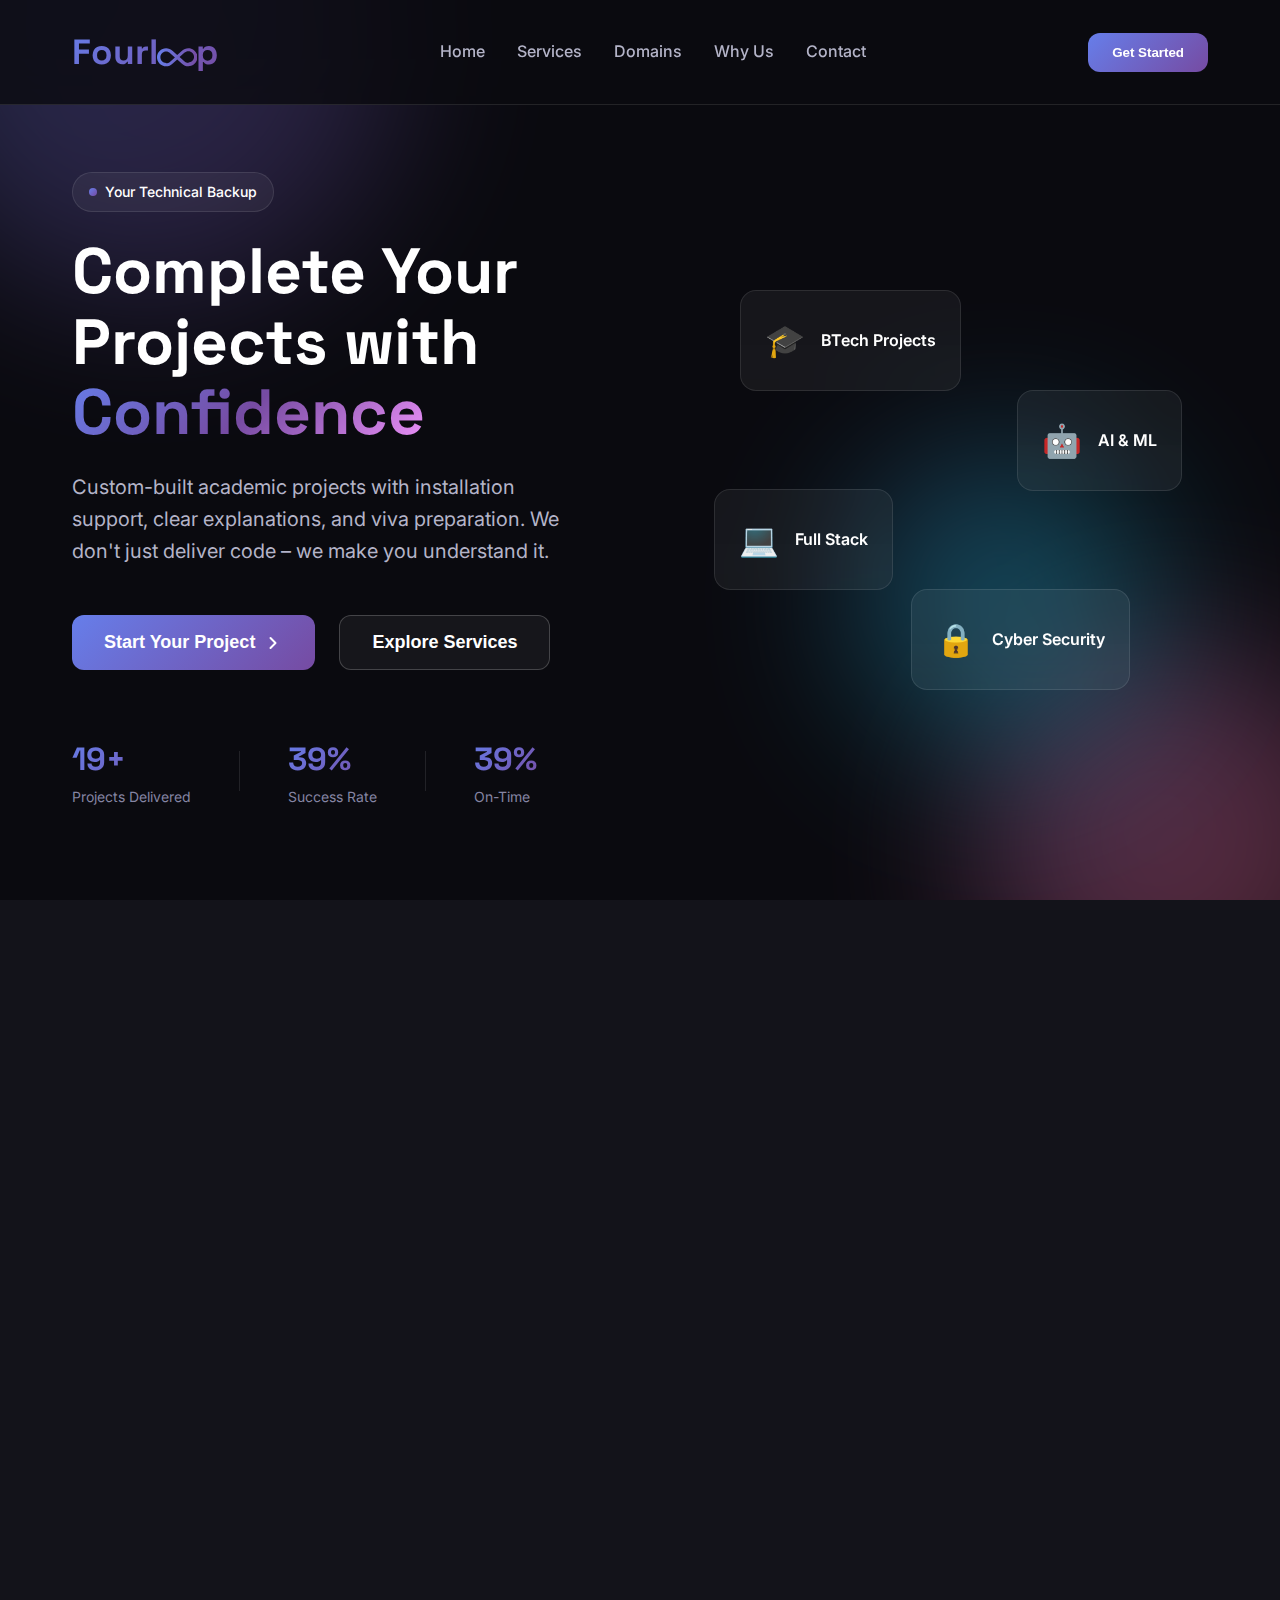
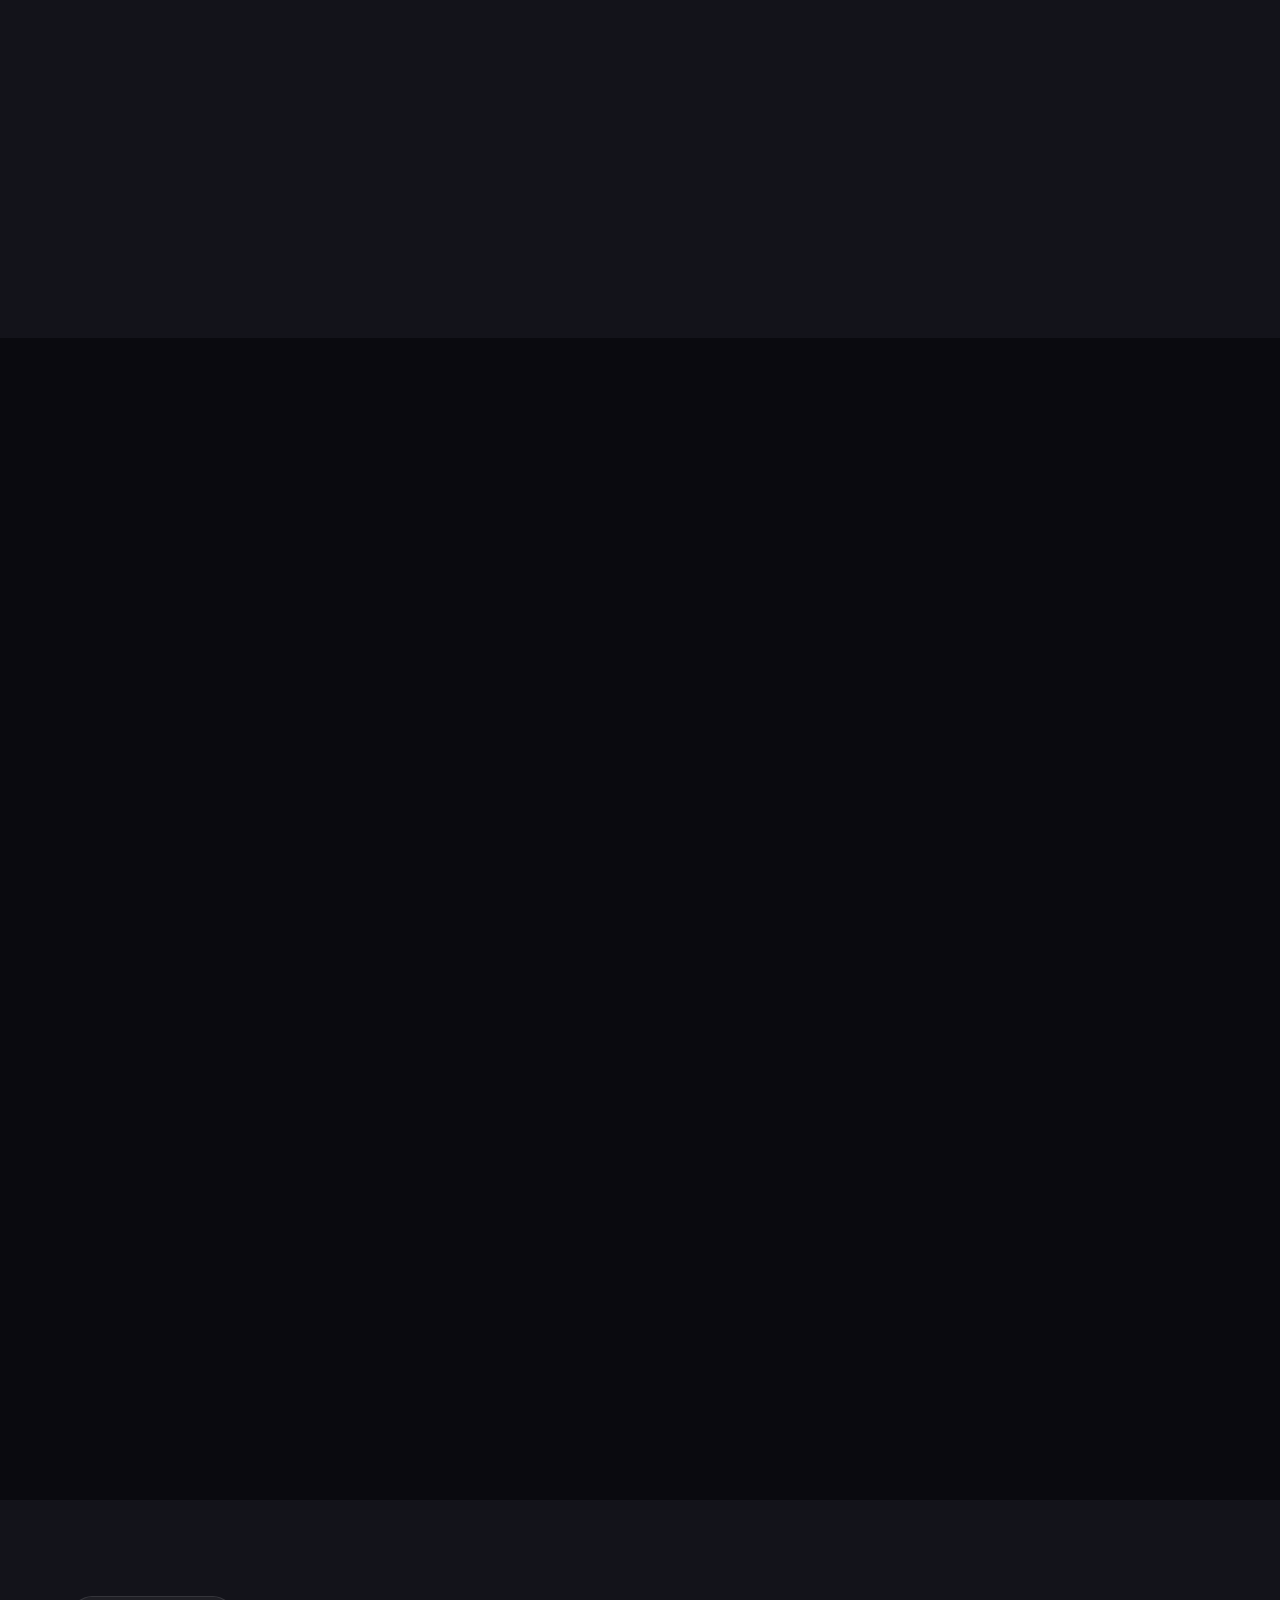
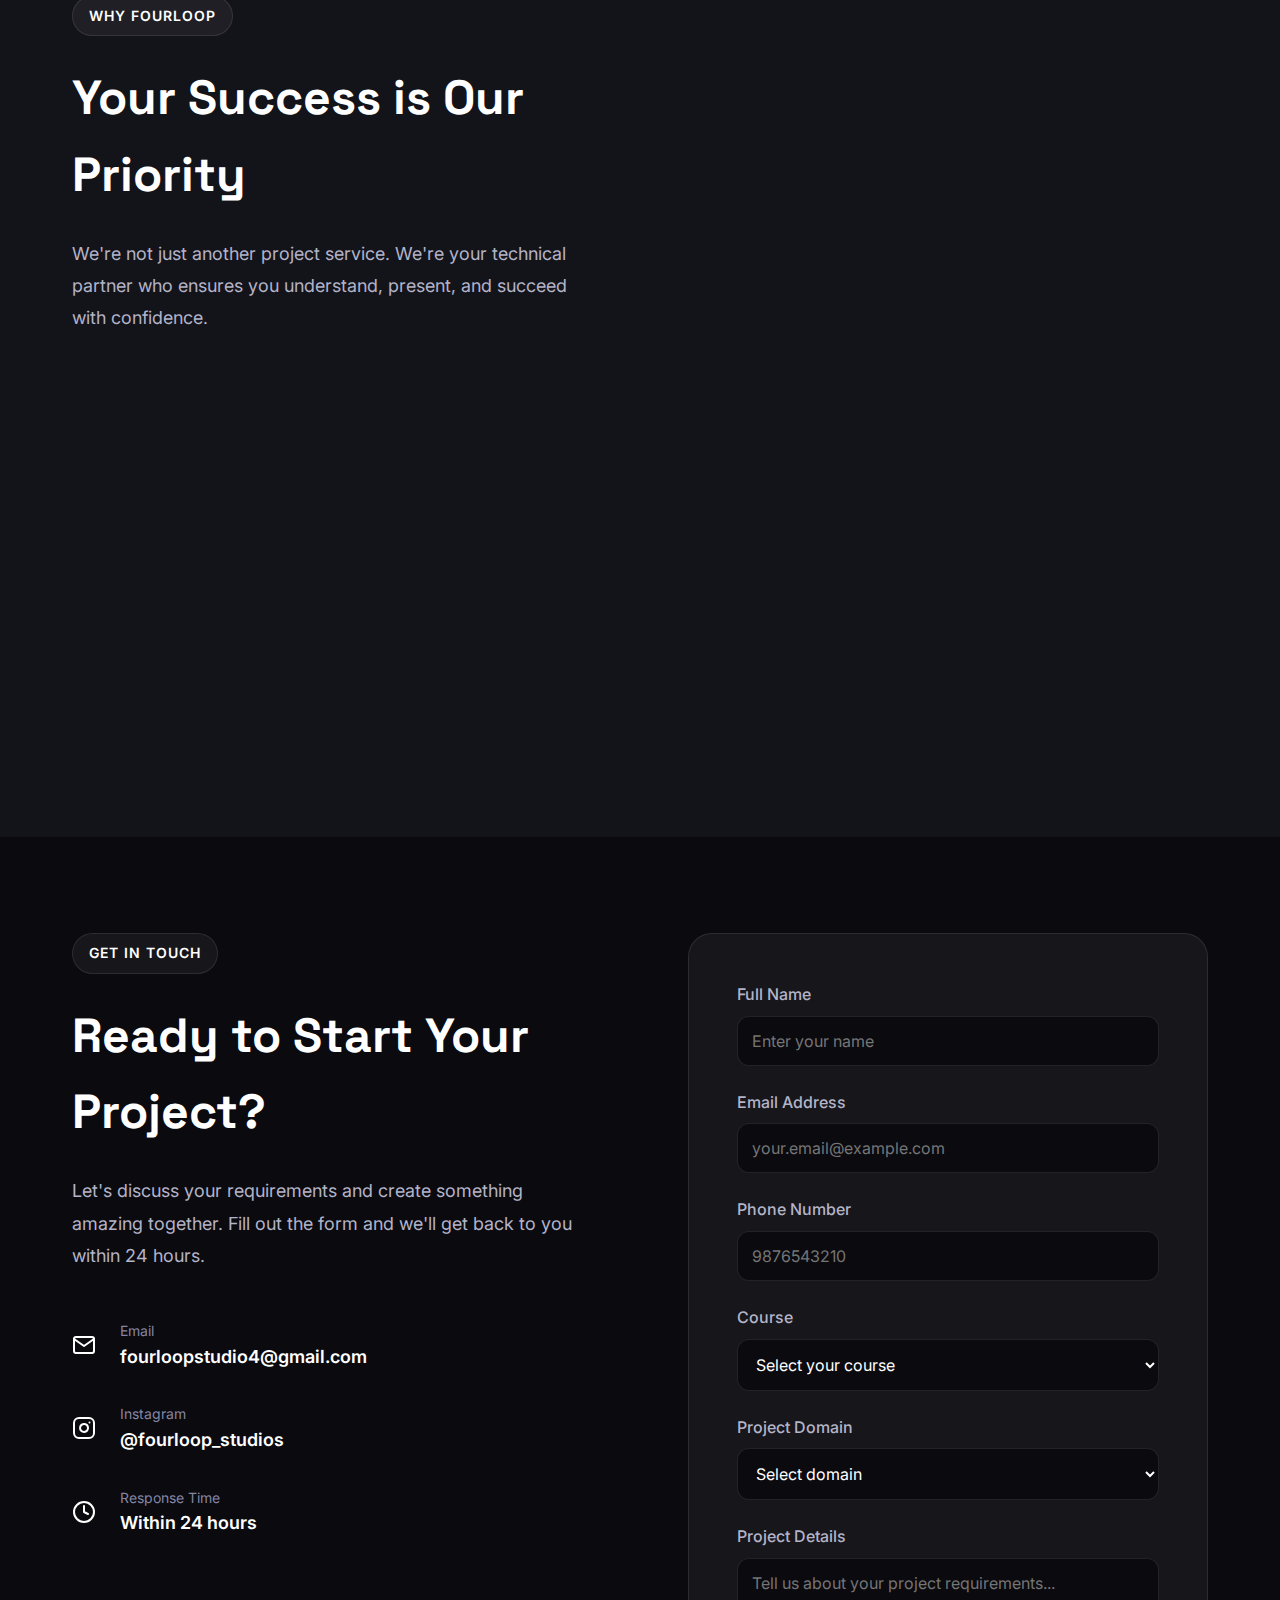
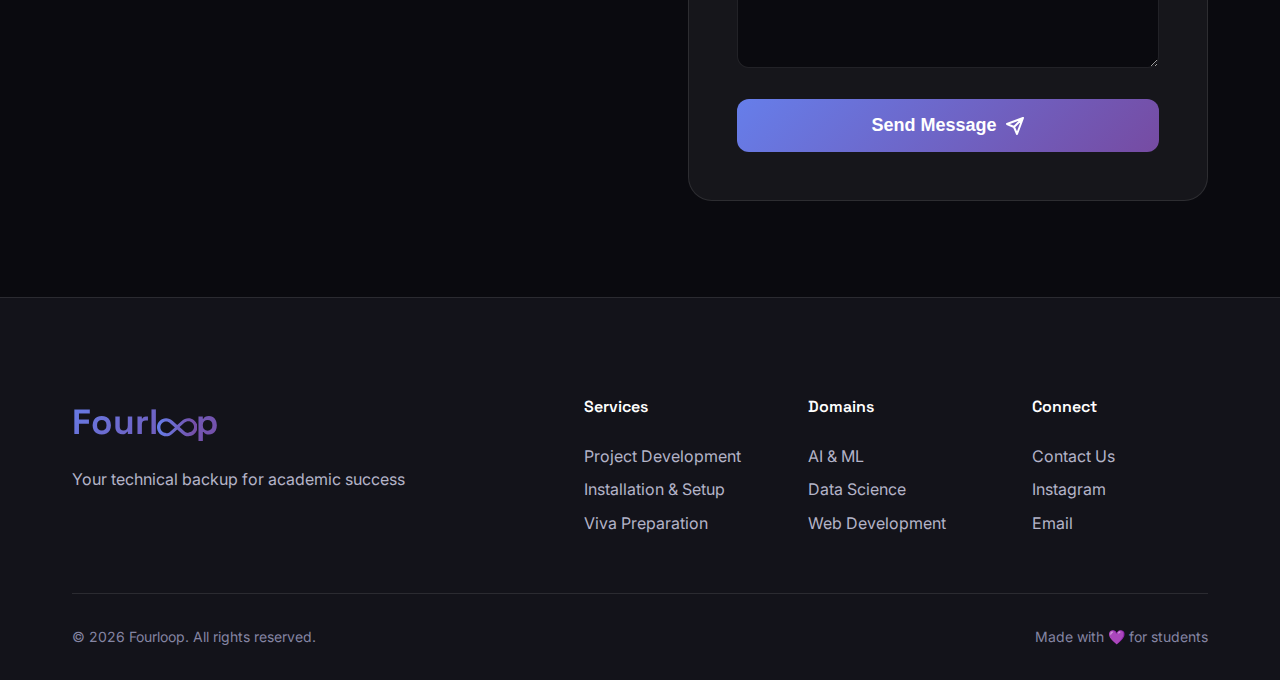
<file: index.html>
<!DOCTYPE html>
<html lang="en">

<head>
    <meta charset="UTF-8">
    <meta name="viewport" content="width=device-width, initial-scale=1.0">
    <title>Fourloop - Your Technical Backup for Academic Projects</title>
    <meta name="description"
        content="Fourloop helps college students successfully complete major and minor academic projects with custom development, installation support, and viva preparation guidance.">
    <link rel="preconnect" href="https://fonts.googleapis.com">
    <link rel="preconnect" href="https://fonts.gstatic.com" crossorigin>
    <link
        href="https://fonts.googleapis.com/css2?family=Inter:wght@300;400;500;600;700;800&family=Space+Grotesk:wght@400;500;600;700&display=swap"
        rel="stylesheet">
    <link rel="stylesheet" href="styles.css">
</head>

<body>
    <!-- Navigation -->
    <nav class="navbar" id="navbar">
        <div class="container nav-container">
            <div class="logo">
                <span class="logo-text">Fourl<svg class="logo-infinity-svg" viewBox="0 0 24 24" width="1em" height="1em"
                        xmlns="http://www.w3.org/2000/svg">
                        <defs>
                            <linearGradient id="logoGradient" x1="0%" y1="0%" x2="100%" y2="0%">
                                <stop offset="0%" style="stop-color:#667eea;stop-opacity:1" />
                                <stop offset="100%" style="stop-color:#764ba2;stop-opacity:1" />
                            </linearGradient>
                        </defs>
                        <path
                            d="M18.6 6.62c-1.44 0-2.8.56-3.77 1.53L12 10.66 9.17 8.15C8.2 7.18 6.84 6.62 5.4 6.62 2.42 6.62 0 9.04 0 12s2.42 5.38 5.4 5.38c1.44 0 2.8-.56 3.77-1.53l2.83-2.5 2.83 2.5c.97.97 2.33 1.53 3.77 1.53 2.98 0 5.4-2.42 5.4-5.38s-2.42-5.38-5.4-5.38zM5.4 15.38c-1.86 0-3.38-1.52-3.38-3.38S3.54 8.62 5.4 8.62c.9 0 1.76.35 2.4 1l2.83 2.5-2.83 2.5c-.64.65-1.5 1-2.4 1zm13.2 0c-.9 0-1.76-.35-2.4-1l-2.83-2.5 2.83-2.5c.64-.65 1.5-1 2.4-1 1.86 0 3.38 1.52 3.38 3.38s-1.52 3.38-3.38 3.38z"
                            fill="url(#logoGradient)" />
                    </svg>p</span>
            </div>
            <ul class="nav-menu" id="navMenu">
                <li><a href="#home" class="nav-link">Home</a></li>
                <li><a href="#services" class="nav-link">Services</a></li>
                <li><a href="#domains" class="nav-link">Domains</a></li>
                <li><a href="#why-us" class="nav-link">Why Us</a></li>
                <li><a href="#contact" class="nav-link">Contact</a></li>
            </ul>
            <button class="cta-button" onclick="scrollToContact()">Get Started</button>
            <div class="hamburger" id="hamburger">
                <span></span>
                <span></span>
                <span></span>
            </div>
        </div>
    </nav>

    <!-- Hero Section -->
    <section class="hero" id="home">
        <div class="hero-background">
            <div class="gradient-orb orb-1"></div>
            <div class="gradient-orb orb-2"></div>
            <div class="gradient-orb orb-3"></div>
        </div>
        <div class="container hero-container">
            <div class="hero-content">
                <div class="hero-badge">
                    <span class="badge-dot"></span>
                    <span>Your Technical Backup</span>
                </div>
                <h1 class="hero-title">
                    Complete Your Projects with
                    <span class="gradient-text">Confidence</span>
                </h1>
                <p class="hero-description">
                    Custom-built academic projects with installation support, clear explanations,
                    and viva preparation. We don't just deliver code – we make you understand it.
                </p>
                <div class="hero-buttons">
                    <button class="primary-button" onclick="scrollToContact()">
                        Start Your Project
                        <svg width="20" height="20" viewBox="0 0 20 20" fill="none">
                            <path d="M7.5 15L12.5 10L7.5 5" stroke="currentColor" stroke-width="2"
                                stroke-linecap="round" stroke-linejoin="round" />
                        </svg>
                    </button>
                    <button class="secondary-button" onclick="scrollToSection('services')">
                        Explore Services
                    </button>
                </div>
                <div class="hero-stats">
                    <div class="stat-item">
                        <div class="stat-number">50+</div>
                        <div class="stat-label">Projects Delivered</div>
                    </div>
                    <div class="stat-divider"></div>
                    <div class="stat-item">
                        <div class="stat-number">100%</div>
                        <div class="stat-label">Success Rate</div>
                    </div>
                    <div class="stat-divider"></div>
                    <div class="stat-item">
                        <div class="stat-number">100%</div>
                        <div class="stat-label">On-Time</div>
                    </div>
                </div>
            </div>
            <div class="hero-visual">
                <div class="floating-card card-1">
                    <div class="card-icon">🎓</div>
                    <div class="card-text">BTech Projects</div>
                </div>
                <div class="floating-card card-2">
                    <div class="card-icon">🤖</div>
                    <div class="card-text">AI & ML</div>
                </div>
                <div class="floating-card card-3">
                    <div class="card-icon">💻</div>
                    <div class="card-text">Full Stack</div>
                </div>
                <div class="floating-card card-4">
                    <div class="card-icon">🔒</div>
                    <div class="card-text">Cyber Security</div>
                </div>
            </div>
        </div>
    </section>

    <!-- Services Section -->
    <section class="services" id="services">
        <div class="container">
            <div class="section-header">
                <span class="section-badge">What We Offer</span>
                <h2 class="section-title">Complete Project Solutions</h2>
                <p class="section-description">
                    From development to viva preparation, we've got you covered at every step
                </p>
            </div>
            <div class="services-grid">
                <div class="service-card">
                    <div class="service-icon">
                        <svg width="40" height="40" viewBox="0 0 40 40" fill="none">
                            <rect width="40" height="40" rx="12" fill="url(#gradient1)" opacity="0.1" />
                            <path d="M12 20L18 26L28 14" stroke="url(#gradient1)" stroke-width="3"
                                stroke-linecap="round" stroke-linejoin="round" />
                            <defs>
                                <linearGradient id="gradient1" x1="0" y1="0" x2="40" y2="40">
                                    <stop stop-color="#667eea" />
                                    <stop offset="1" stop-color="#764ba2" />
                                </linearGradient>
                            </defs>
                        </svg>
                    </div>
                    <h3 class="service-title">Project Development</h3>
                    <p class="service-description">
                        Custom-built major and mini projects tailored to your syllabus, college guidelines,
                        and technology requirements. No templates, just original work.
                    </p>
                    <ul class="service-features">
                        <li>✓ Customized to your needs</li>
                        <li>✓ Modern tech stack</li>
                        <li>✓ Clean, documented code</li>
                        <li>✓ On-time delivery</li>
                    </ul>
                </div>

                <div class="service-card featured">
                    <div class="featured-badge">Most Popular</div>
                    <div class="service-icon">
                        <svg width="40" height="40" viewBox="0 0 40 40" fill="none">
                            <rect width="40" height="40" rx="12" fill="url(#gradient2)" opacity="0.1" />
                            <path d="M20 10V30M10 20H30" stroke="url(#gradient2)" stroke-width="3"
                                stroke-linecap="round" />
                            <circle cx="20" cy="20" r="8" stroke="url(#gradient2)" stroke-width="3" />
                            <defs>
                                <linearGradient id="gradient2" x1="0" y1="0" x2="40" y2="40">
                                    <stop stop-color="#f093fb" />
                                    <stop offset="1" stop-color="#f5576c" />
                                </linearGradient>
                            </defs>
                        </svg>
                    </div>
                    <h3 class="service-title">Installation & Setup</h3>
                    <p class="service-description">
                        Complete project execution support including dependency fixing, environment setup,
                        error resolution, and deployment assistance.
                    </p>
                    <ul class="service-features">
                        <li>✓ Environment configuration</li>
                        <li>✓ Dependency management</li>
                        <li>✓ Error debugging</li>
                        <li>✓ Local & cloud deployment</li>
                    </ul>
                </div>

                <div class="service-card">
                    <div class="service-icon">
                        <svg width="40" height="40" viewBox="0 0 40 40" fill="none">
                            <rect width="40" height="40" rx="12" fill="url(#gradient3)" opacity="0.1" />
                            <path d="M20 12V20L26 23" stroke="url(#gradient3)" stroke-width="3"
                                stroke-linecap="round" />
                            <circle cx="20" cy="20" r="10" stroke="url(#gradient3)" stroke-width="3" />
                            <defs>
                                <linearGradient id="gradient3" x1="0" y1="0" x2="40" y2="40">
                                    <stop stop-color="#4facfe" />
                                    <stop offset="1" stop-color="#00f2fe" />
                                </linearGradient>
                            </defs>
                        </svg>
                    </div>
                    <h3 class="service-title">Viva Preparation</h3>
                    <p class="service-description">
                        Step-by-step walkthrough, code explanation, architecture understanding,
                        and complete viva preparation guidance to boost your confidence.
                    </p>
                    <ul class="service-features">
                        <li>✓ Code walkthrough</li>
                        <li>✓ Concept explanation</li>
                        <li>✓ Q&A preparation</li>
                        <li>✓ Presentation tips</li>
                    </ul>
                </div>
            </div>
        </div>
    </section>

    <!-- Domains Section -->
    <section class="domains" id="domains">
        <div class="container">
            <div class="section-header">
                <span class="section-badge">Our Expertise</span>
                <h2 class="section-title">Project Domains We Master</h2>
                <p class="section-description">
                    Specializing in cutting-edge technologies and high-demand domains
                </p>
            </div>
            <div class="domains-grid">
                <div class="domain-card">
                    <div class="domain-icon">🤖</div>
                    <h3>Artificial Intelligence</h3>
                    <p>AI models, neural networks, and intelligent systems</p>
                </div>
                <div class="domain-card">
                    <div class="domain-icon">🧠</div>
                    <h3>Machine Learning</h3>
                    <p>Predictive models, classification, and regression</p>
                </div>
                <div class="domain-card">
                    <div class="domain-icon">✨</div>
                    <h3>Generative AI</h3>
                    <p>LLMs, RAG systems, and AI applications</p>
                </div>
                <div class="domain-card">
                    <div class="domain-icon">📊</div>
                    <h3>Data Science</h3>
                    <p>Data analysis, visualization, and insights</p>
                </div>
                <div class="domain-card">
                    <div class="domain-icon">📈</div>
                    <h3>Data Analyst</h3>
                    <p>Power BI, Tableau, and analytics dashboards</p>
                </div>
                <div class="domain-card">
                    <div class="domain-icon">🔒</div>
                    <h3>Cyber Security</h3>
                    <p>Security systems, encryption, and threat detection</p>
                </div>
                <div class="domain-card">
                    <div class="domain-icon">🤖</div>
                    <h3>Agentic AI</h3>
                    <p>LangChain, LangGraph, AI agents, and autonomous systems</p>
                </div>
                <div class="domain-card">
                    <div class="domain-icon">🎯</div>
                    <h3>Custom Projects</h3>
                    <p>Any domain as per your requirements</p>
                </div>
            </div>
        </div>
    </section>

    <!-- Why Choose Us Section -->
    <section class="why-us" id="why-us">
        <div class="container">
            <div class="why-us-content">
                <div class="why-us-left">
                    <span class="section-badge">Why Fourloop</span>
                    <h2 class="section-title">Your Success is Our Priority</h2>
                    <p class="why-us-description">
                        We're not just another project service. We're your technical partner who ensures
                        you understand, present, and succeed with confidence.
                    </p>
                    <div class="why-us-features">
                        <div class="feature-item">
                            <div class="feature-icon">🚀</div>
                            <div class="feature-content">
                                <h4>Modern & Advanced</h4>
                                <p>Latest technologies and industry-standard practices</p>
                            </div>
                        </div>
                        <div class="feature-item">
                            <div class="feature-icon">💡</div>
                            <div class="feature-content">
                                <h4>Clear Explanations</h4>
                                <p>Not just delivery – we make you understand everything</p>
                            </div>
                        </div>
                        <div class="feature-item">
                            <div class="feature-icon">⚡</div>
                            <div class="feature-content">
                                <h4>Fast Response</h4>
                                <p>Quick turnaround and 24/7 technical support</p>
                            </div>
                        </div>
                        <div class="feature-item">
                            <div class="feature-icon">🎓</div>
                            <div class="feature-content">
                                <h4>Student-Friendly</h4>
                                <p>Affordable pricing designed for student budgets</p>
                            </div>
                        </div>
                    </div>
                </div>
                <div class="why-us-right">
                    <div class="testimonial-card">
                        <div class="testimonial-stars">⭐⭐⭐⭐⭐</div>
                        <p class="testimonial-text">
                            "Fourloop didn't just give me a project – they made me understand every line of code.
                            Aced my viva with confidence!"
                        </p>
                        <div class="testimonial-author">
                            <div class="author-avatar">A</div>
                            <div class="author-info">
                                <div class="author-name">Ananya Sharma</div>
                                <div class="author-role">BTech CSE, Final Year</div>
                            </div>
                        </div>
                    </div>
                    <div class="testimonial-card">
                        <div class="testimonial-stars">⭐⭐⭐⭐⭐</div>
                        <p class="testimonial-text">
                            "Best decision ever! Got a custom ML project, complete setup help, and amazing viva prep.
                            Highly recommend!"
                        </p>
                        <div class="testimonial-author">
                            <div class="author-avatar">R</div>
                            <div class="author-info">
                                <div class="author-name">Rahul Verma</div>
                                <div class="author-role">MTech AI/ML</div>
                            </div>
                        </div>
                    </div>
                </div>
            </div>
        </div>
    </section>

    <!-- Contact Section -->
    <section class="contact" id="contact">
        <div class="container">
            <div class="contact-content">
                <div class="contact-left">
                    <span class="section-badge">Get in Touch</span>
                    <h2 class="section-title">Ready to Start Your Project?</h2>
                    <p class="contact-description">
                        Let's discuss your requirements and create something amazing together.
                        Fill out the form and we'll get back to you within 24 hours.
                    </p>
                    <div class="contact-info">
                        <div class="contact-info-item">
                            <div class="contact-info-icon">
                                <svg width="24" height="24" viewBox="0 0 24 24" fill="none" stroke="currentColor"
                                    stroke-width="2" stroke-linecap="round" stroke-linejoin="round">
                                    <path
                                        d="M4 4h16c1.1 0 2 .9 2 2v12c0 1.1-.9 2-2 2H4c-1.1 0-2-.9-2-2V6c0-1.1.9-2 2-2z">
                                    </path>
                                    <polyline points="22,6 12,13 2,6"></polyline>
                                </svg>
                            </div>
                            <div>
                                <div class="contact-info-label">Email</div>
                                <div class="contact-info-value">
                                    <a href="mailto:fourloopstudio4@gmail.com"
                                        style="color: inherit; text-decoration: none;">fourloopstudio4@gmail.com</a>
                                </div>
                            </div>
                        </div>
                        <div class="contact-info-item">
                            <div class="contact-info-icon">
                                <svg width="24" height="24" viewBox="0 0 24 24" fill="none" stroke="currentColor"
                                    stroke-width="2" stroke-linecap="round" stroke-linejoin="round">
                                    <rect x="2" y="2" width="20" height="20" rx="5" ry="5"></rect>
                                    <path d="M16 11.37A4 4 0 1 1 12.63 8 4 4 0 0 1 16 11.37z"></path>
                                    <line x1="17.5" y1="6.5" x2="17.51" y2="6.5"></line>
                                </svg>
                            </div>
                            <div>
                                <div class="contact-info-label">Instagram</div>
                                <div class="contact-info-value">
                                    <a href="https://www.instagram.com/fourloop_studios/" target="_blank"
                                        style="color: inherit; text-decoration: none;">@fourloop_studios</a>
                                </div>
                            </div>
                        </div>
                        <div class="contact-info-item">
                            <div class="contact-info-icon">
                                <svg width="24" height="24" viewBox="0 0 24 24" fill="none" stroke="currentColor"
                                    stroke-width="2" stroke-linecap="round" stroke-linejoin="round">
                                    <circle cx="12" cy="12" r="10"></circle>
                                    <polyline points="12 6 12 12 16 14"></polyline>
                                </svg>
                            </div>
                            <div>
                                <div class="contact-info-label">Response Time</div>
                                <div class="contact-info-value">Within 24 hours</div>
                            </div>
                        </div>
                    </div>
                </div>
                <div class="contact-right">
                    <form class="contact-form" id="contactForm">
                        <div class="form-group">
                            <label for="name">Full Name</label>
                            <input type="text" id="name" name="name" placeholder="Enter your name" required>
                        </div>
                        <div class="form-group">
                            <label for="email">Email Address</label>
                            <input type="email" id="email" name="email" placeholder="your.email@example.com" required>
                        </div>
                        <div class="form-group">
                            <label for="phone">Phone Number</label>
                            <input type="tel" id="phone" name="phone" placeholder="9876543210" maxlength="10"
                                pattern="[0-9]{10}" title="Please enter a valid 10-digit mobile number" required>
                        </div>
                        <div class="form-group">
                            <label for="course">Course</label>
                            <select id="course" name="course" required>
                                <option value="">Select your course</option>
                                <option value="BTech / BE">BTech / BE</option>
                                <option value="MTech / ME">MTech / ME</option>
                                <option value="BSc Computer Science">BSc Computer Science</option>
                                <option value="MSc Computer Science">MSc Computer Science</option>
                                <option value="Other">Other</option>
                            </select>
                        </div>
                        <div class="form-group">
                            <label for="domain">Project Domain</label>
                            <select id="domain" name="domain" required>
                                <option value="">Select domain</option>
                                <option value="Artificial Intelligence">Artificial Intelligence</option>
                                <option value="Machine Learning">Machine Learning</option>
                                <option value="Generative AI / RAG">Generative AI / RAG</option>
                                <option value="Data Science">Data Science</option>
                                <option value="Business Intelligence">Business Intelligence</option>
                                <option value="Cyber Security">Cyber Security</option>
                                <option value="Agentic AI">Agentic AI</option>
                                <option value="Custom Domain">Custom Domain</option>
                            </select>
                        </div>
                        <div class="form-group">
                            <label for="message">Project Details</label>
                            <textarea id="message" name="message" rows="4"
                                placeholder="Tell us about your project requirements..." required></textarea>
                        </div>
                        <button type="submit" class="submit-button">
                            Send Message
                            <svg width="20" height="20" viewBox="0 0 20 20" fill="none">
                                <path d="M18 2L9 11M18 2L12 18L9 11M18 2L2 8L9 11" stroke="currentColor"
                                    stroke-width="2" stroke-linecap="round" stroke-linejoin="round" />
                            </svg>
                        </button>
                    </form>
                </div>
            </div>
        </div>
    </section>

    <!-- Footer -->
    <footer class="footer">
        <div class="container">
            <div class="footer-content">
                <div class="footer-brand">
                    <div class="logo">
                        <span class="logo-text">Fourl<svg class="logo-infinity-svg" viewBox="0 0 24 24" width="1em"
                                height="1em">
                                <path
                                    d="M18.6 6.62c-1.44 0-2.8.56-3.77 1.53L12 10.66 9.17 8.15C8.2 7.18 6.84 6.62 5.4 6.62 2.42 6.62 0 9.04 0 12s2.42 5.38 5.4 5.38c1.44 0 2.8-.56 3.77-1.53l2.83-2.5 2.83 2.5c.97.97 2.33 1.53 3.77 1.53 2.98 0 5.4-2.42 5.4-5.38s-2.42-5.38-5.4-5.38zM5.4 15.38c-1.86 0-3.38-1.52-3.38-3.38S3.54 8.62 5.4 8.62c.9 0 1.76.35 2.4 1l2.83 2.5-2.83 2.5c-.64.65-1.5 1-2.4 1zm13.2 0c-.9 0-1.76-.35-2.4-1l-2.83-2.5 2.83-2.5c.64-.65 1.5-1 2.4-1 1.86 0 3.38 1.52 3.38 3.38s-1.52 3.38-3.38 3.38z"
                                    fill="url(#logoGradient)" />
                            </svg>p</span>
                    </div>
                    <p class="footer-tagline">Your technical backup for academic success</p>
                </div>
                <div class="footer-links">
                    <div class="footer-column">
                        <h4>Services</h4>
                        <ul>
                            <li><a href="#services">Project Development</a></li>
                            <li><a href="#services">Installation & Setup</a></li>
                            <li><a href="#services">Viva Preparation</a></li>
                        </ul>
                    </div>
                    <div class="footer-column">
                        <h4>Domains</h4>
                        <ul>
                            <li><a href="#domains">AI & ML</a></li>
                            <li><a href="#domains">Data Science</a></li>
                            <li><a href="#domains">Web Development</a></li>
                        </ul>
                    </div>
                    <div class="footer-column">
                        <h4>Connect</h4>
                        <ul>
                            <li><a href="#contact">Contact Us</a></li>
                            <li><a href="https://www.instagram.com/fourloop_studios/" target="_blank">Instagram</a></li>
                            <li><a href="mailto:fourloopstudio4@gmail.com">Email</a></li>
                        </ul>
                    </div>
                </div>
            </div>
            <div class="footer-bottom">
                <p>&copy; 2026 Fourloop. All rights reserved.</p>
                <p>Made with 💜 for students</p>
            </div>
        </div>
    </footer>

    <script src="script.js"></script>
</body>


</html>
</file>
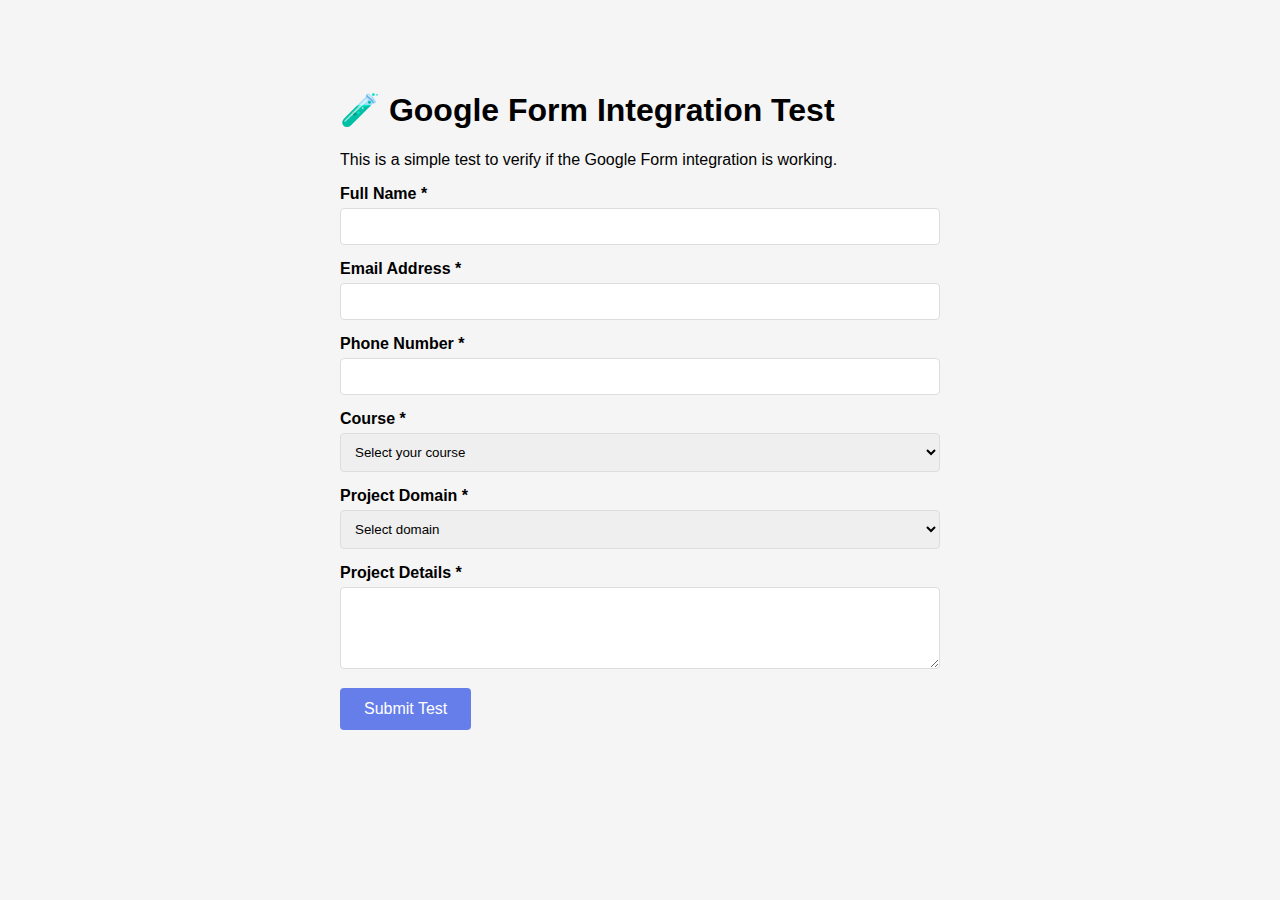
<file: test-form.html>
<!DOCTYPE html>
<html lang="en">

<head>
    <meta charset="UTF-8">
    <meta name="viewport" content="width=device-width, initial-scale=1.0">
    <title>Google Form Test</title>
    <style>
        body {
            font-family: Arial, sans-serif;
            max-width: 600px;
            margin: 50px auto;
            padding: 20px;
            background: #f5f5f5;
        }

        .form-group {
            margin-bottom: 15px;
        }

        label {
            display: block;
            margin-bottom: 5px;
            font-weight: bold;
        }

        input,
        select,
        textarea {
            width: 100%;
            padding: 10px;
            border: 1px solid #ddd;
            border-radius: 4px;
            box-sizing: border-box;
        }

        button {
            background: #667eea;
            color: white;
            padding: 12px 24px;
            border: none;
            border-radius: 4px;
            cursor: pointer;
            font-size: 16px;
        }

        button:hover {
            background: #5568d3;
        }

        .success {
            background: #4caf50;
            color: white;
            padding: 15px;
            border-radius: 4px;
            margin-top: 20px;
            display: none;
        }
    </style>
</head>

<body>
    <h1>🧪 Google Form Integration Test</h1>
    <p>This is a simple test to verify if the Google Form integration is working.</p>

    <form id="testForm">
        <div class="form-group">
            <label>Full Name *</label>
            <input type="text" id="name" required>
        </div>

        <div class="form-group">
            <label>Email Address *</label>
            <input type="email" id="email" required>
        </div>

        <div class="form-group">
            <label>Phone Number *</label>
            <input type="tel" id="phone" required>
        </div>

        <div class="form-group">
            <label>Course *</label>
            <select id="course" required>
                <option value="">Select your course</option>
                <option value="BTech / BE">BTech / BE</option>
                <option value="MTech / ME">MTech / ME</option>
                <option value="BSc Computer Science">BSc Computer Science</option>
                <option value="MSc Computer Science">MSc Computer Science</option>
                <option value="Other">Other</option>
            </select>
        </div>

        <div class="form-group">
            <label>Project Domain *</label>
            <select id="domain" required>
                <option value="">Select domain</option>
                <option value="Artificial Intelligence">Artificial Intelligence</option>
                <option value="Machine Learning">Machine Learning</option>
                <option value="Generative AI / RAG">Generative AI / RAG</option>
                <option value="Data Science">Data Science</option>
                <option value="Business Intelligence">Business Intelligence</option>
                <option value="Cyber Security">Cyber Security</option>
                <option value="Web Applications">Agentic AI</option>
                <option value="Custom Domain">Custom Domain</option>
            </select>
        </div>

        <div class="form-group">
            <label>Project Details *</label>
            <textarea id="message" rows="4" required></textarea>
        </div>

        <button type="submit">Submit Test</button>
    </form>

    <div class="success" id="successMsg">
        ✅ Form submitted! Check your Google Form responses.
    </div>

    <script>
        document.getElementById('testForm').addEventListener('submit', async (e) => {
            e.preventDefault();

            const formData = new FormData();
            formData.append('entry.1758205213', document.getElementById('name').value);
            formData.append('entry.1800737309', document.getElementById('email').value);
            formData.append('entry.1130218337', document.getElementById('phone').value);
            formData.append('entry.979560509', document.getElementById('course').value);
            formData.append('entry.1012887790', document.getElementById('domain').value);
            formData.append('entry.212928020', document.getElementById('message').value);

            try {
                await fetch('https://docs.google.com/forms/d/e/1FAIpQLSeXL2IUd5khwp98i_nznOdU1sQAcivInpVuz2pMrheMGZVvuw/formResponse', {
                    method: 'POST',
                    body: formData,
                    mode: 'no-cors'
                });

                document.getElementById('successMsg').style.display = 'block';
                document.getElementById('testForm').reset();

                console.log('✅ Submitted successfully!');
            } catch (error) {
                console.error('Error:', error);
                alert('Error submitting form');
            }
        });
    </script>
</body>


</html>
</file>
<file: styles.css>
/* ===========================
   DESIGN SYSTEM & TOKENS
   =========================== */

:root {
    /* Color Palette */
    --color-primary: #667eea;
    --color-primary-dark: #5568d3;
    --color-secondary: #764ba2;
    --color-accent: #f093fb;
    --color-accent-2: #4facfe;

    /* Gradients */
    --gradient-primary: linear-gradient(135deg, #667eea 0%, #764ba2 100%);
    --gradient-secondary: linear-gradient(135deg, #f093fb 0%, #f5576c 100%);
    --gradient-tertiary: linear-gradient(135deg, #4facfe 0%, #00f2fe 100%);
    --gradient-hero: linear-gradient(135deg, #667eea 0%, #764ba2 50%, #f093fb 100%);

    /* Dark Theme Colors */
    --color-bg-primary: #0a0a0f;
    --color-bg-secondary: #13131a;
    --color-bg-tertiary: #1a1a24;
    --color-surface: rgba(255, 255, 255, 0.05);
    --color-surface-hover: rgba(255, 255, 255, 0.08);

    /* Text Colors */
    --color-text-primary: #ffffff;
    --color-text-secondary: #b4b4c8;
    --color-text-tertiary: #8585a3;

    /* Spacing */
    --spacing-xs: 0.5rem;
    --spacing-sm: 1rem;
    --spacing-md: 1.5rem;
    --spacing-lg: 2rem;
    --spacing-xl: 3rem;
    --spacing-2xl: 4rem;
    --spacing-3xl: 6rem;

    /* Typography */
    --font-primary: 'Inter', -apple-system, BlinkMacSystemFont, sans-serif;
    --font-display: 'Space Grotesk', sans-serif;

    /* Border Radius */
    --radius-sm: 8px;
    --radius-md: 12px;
    --radius-lg: 16px;
    --radius-xl: 24px;

    /* Shadows */
    --shadow-sm: 0 2px 8px rgba(0, 0, 0, 0.1);
    --shadow-md: 0 4px 16px rgba(0, 0, 0, 0.2);
    --shadow-lg: 0 8px 32px rgba(0, 0, 0, 0.3);
    --shadow-glow: 0 0 40px rgba(102, 126, 234, 0.3);

    /* Transitions */
    --transition-fast: 0.2s ease;
    --transition-base: 0.3s ease;
    --transition-slow: 0.5s ease;
}

/* ===========================
   RESET & BASE STYLES
   =========================== */

* {
    margin: 0;
    padding: 0;
    box-sizing: border-box;
}

html {
    scroll-behavior: smooth;
}

body {
    font-family: var(--font-primary);
    background-color: var(--color-bg-primary);
    color: var(--color-text-primary);
    line-height: 1.6;
    overflow-x: hidden;
}

.container {
    max-width: 1200px;
    margin: 0 auto;
    padding: 0 var(--spacing-lg);
}

/* ===========================
   NAVIGATION
   =========================== */

.navbar {
    position: fixed;
    top: 0;
    left: 0;
    right: 0;
    z-index: 1000;
    background: rgba(10, 10, 15, 0.8);
    backdrop-filter: blur(20px);
    border-bottom: 1px solid rgba(255, 255, 255, 0.1);
    transition: var(--transition-base);
}

.navbar.scrolled {
    background: rgba(10, 10, 15, 0.95);
    box-shadow: var(--shadow-md);
}

.nav-container {
    display: flex;
    align-items: center;
    justify-content: space-between;
    padding: var(--spacing-md) var(--spacing-lg);
}

.logo {
    display: flex;
    align-items: center;
    gap: var(--spacing-xs);
    font-family: var(--font-display);
    font-size: 2.2rem;
    /* Increased from 1.5rem */
    font-weight: 700;
    cursor: pointer;
}

/* Removed old .logo-icon class as it is no longer used */

.logo-text {
    background: var(--gradient-primary);
    -webkit-background-clip: text;
    -webkit-text-fill-color: transparent;
    background-clip: text;
    display: flex;
    align-items: center;
}

.logo-infinity-svg {
    width: 1.15em;
    height: 1.15em;
    display: inline-block;
    position: relative;
    top: 0.15em;
    margin: 0 -1px;
}

.nav-menu {
    display: flex;
    list-style: none;
    gap: var(--spacing-lg);
}

.nav-link {
    color: var(--color-text-secondary);
    text-decoration: none;
    font-weight: 500;
    transition: var(--transition-fast);
    position: relative;
}

.nav-link::after {
    content: '';
    position: absolute;
    bottom: -4px;
    left: 0;
    width: 0;
    height: 2px;
    background: var(--gradient-primary);
    transition: var(--transition-fast);
}

.nav-link:hover {
    color: var(--color-text-primary);
}

.nav-link:hover::after {
    width: 100%;
}

.cta-button {
    padding: 0.75rem 1.5rem;
    background: var(--gradient-primary);
    color: white;
    border: none;
    border-radius: var(--radius-md);
    font-weight: 600;
    cursor: pointer;
    transition: var(--transition-fast);
}

.cta-button:hover {
    transform: translateY(-2px);
    box-shadow: var(--shadow-glow);
}

.hamburger {
    display: none;
    flex-direction: column;
    gap: 4px;
    cursor: pointer;
}

.hamburger span {
    width: 24px;
    height: 2px;
    background: var(--color-text-primary);
    transition: var(--transition-fast);
}

/* ===========================
   HERO SECTION
   =========================== */

.hero {
    position: relative;
    min-height: 100vh;
    display: flex;
    align-items: center;
    padding-top: 80px;
    overflow: hidden;
}

.hero-background {
    position: absolute;
    top: 0;
    left: 0;
    right: 0;
    bottom: 0;
    z-index: 0;
}

.gradient-orb {
    position: absolute;
    border-radius: 50%;
    filter: blur(80px);
    opacity: 0.3;
    animation: float 20s ease-in-out infinite;
}

.orb-1 {
    width: 500px;
    height: 500px;
    background: var(--gradient-primary);
    top: -200px;
    left: -100px;
}

.orb-2 {
    width: 400px;
    height: 400px;
    background: var(--gradient-secondary);
    bottom: -150px;
    right: -100px;
    animation-delay: -5s;
}

.orb-3 {
    width: 300px;
    height: 300px;
    background: var(--gradient-tertiary);
    top: 50%;
    right: 10%;
    animation-delay: -10s;
}

@keyframes float {

    0%,
    100% {
        transform: translate(0, 0) scale(1);
    }

    33% {
        transform: translate(30px, -30px) scale(1.1);
    }

    66% {
        transform: translate(-20px, 20px) scale(0.9);
    }
}

.hero-container {
    position: relative;
    z-index: 1;
    display: grid;
    grid-template-columns: 1fr 1fr;
    gap: var(--spacing-3xl);
    align-items: center;
}

.hero-content {
    animation: fadeInUp 1s ease;
}

@keyframes fadeInUp {
    from {
        opacity: 0;
        transform: translateY(30px);
    }

    to {
        opacity: 1;
        transform: translateY(0);
    }
}

.hero-badge {
    display: inline-flex;
    align-items: center;
    gap: var(--spacing-xs);
    padding: 0.5rem 1rem;
    background: var(--color-surface);
    border: 1px solid rgba(255, 255, 255, 0.1);
    border-radius: 50px;
    font-size: 0.875rem;
    font-weight: 500;
    margin-bottom: var(--spacing-md);
}

.badge-dot {
    width: 8px;
    height: 8px;
    background: var(--gradient-primary);
    border-radius: 50%;
    animation: pulse 2s ease infinite;
}

@keyframes pulse {

    0%,
    100% {
        opacity: 1;
        transform: scale(1);
    }

    50% {
        opacity: 0.5;
        transform: scale(1.2);
    }
}

.hero-title {
    font-family: var(--font-display);
    font-size: 4rem;
    font-weight: 700;
    line-height: 1.1;
    margin-bottom: var(--spacing-md);
}

.gradient-text {
    background: var(--gradient-hero);
    -webkit-background-clip: text;
    -webkit-text-fill-color: transparent;
    background-clip: text;
}

.hero-description {
    font-size: 1.25rem;
    color: var(--color-text-secondary);
    margin-bottom: var(--spacing-xl);
    max-width: 600px;
}

.hero-buttons {
    display: flex;
    gap: var(--spacing-md);
    margin-bottom: var(--spacing-2xl);
}

.primary-button {
    display: flex;
    align-items: center;
    gap: var(--spacing-xs);
    padding: 1rem 2rem;
    background: var(--gradient-primary);
    color: white;
    border: none;
    border-radius: var(--radius-md);
    font-size: 1.125rem;
    font-weight: 600;
    cursor: pointer;
    transition: var(--transition-fast);
}

.primary-button:hover {
    transform: translateY(-2px);
    box-shadow: var(--shadow-glow);
}

.secondary-button {
    padding: 1rem 2rem;
    background: var(--color-surface);
    color: white;
    border: 1px solid rgba(255, 255, 255, 0.2);
    border-radius: var(--radius-md);
    font-size: 1.125rem;
    font-weight: 600;
    cursor: pointer;
    transition: var(--transition-fast);
}

.secondary-button:hover {
    background: var(--color-surface-hover);
    border-color: rgba(255, 255, 255, 0.3);
}

.hero-stats {
    display: flex;
    gap: var(--spacing-xl);
    align-items: center;
}

.stat-item {
    text-align: left;
}

.stat-number {
    font-family: var(--font-display);
    font-size: 2rem;
    font-weight: 700;
    background: var(--gradient-primary);
    -webkit-background-clip: text;
    -webkit-text-fill-color: transparent;
    background-clip: text;
}

.stat-label {
    color: var(--color-text-tertiary);
    font-size: 0.875rem;
}

.stat-divider {
    width: 1px;
    height: 40px;
    background: rgba(255, 255, 255, 0.1);
}

.hero-visual {
    position: relative;
    height: 500px;
}

.floating-card {
    position: absolute;
    padding: 1.5rem;
    background: var(--color-surface);
    backdrop-filter: blur(20px);
    border: 1px solid rgba(255, 255, 255, 0.1);
    border-radius: var(--radius-lg);
    display: flex;
    align-items: center;
    gap: var(--spacing-sm);
    animation: floatCard 6s ease-in-out infinite;
}

.card-1 {
    top: 10%;
    left: 10%;
    animation-delay: 0s;
}

.card-2 {
    top: 30%;
    right: 5%;
    animation-delay: -1.5s;
}

.card-3 {
    bottom: 30%;
    left: 5%;
    animation-delay: -3s;
}

.card-4 {
    bottom: 10%;
    right: 15%;
    animation-delay: -4.5s;
}

@keyframes floatCard {

    0%,
    100% {
        transform: translateY(0);
    }

    50% {
        transform: translateY(-20px);
    }
}

.card-icon {
    font-size: 2rem;
}

.card-text {
    font-weight: 600;
}

/* ===========================
   SECTIONS
   =========================== */

.services,
.domains,
.why-us,
.contact {
    padding: var(--spacing-3xl) 0;
}

.section-header {
    text-align: center;
    margin-bottom: var(--spacing-3xl);
}

.section-badge {
    display: inline-block;
    padding: 0.5rem 1rem;
    background: var(--color-surface);
    border: 1px solid rgba(255, 255, 255, 0.1);
    border-radius: 50px;
    font-size: 0.875rem;
    font-weight: 600;
    margin-bottom: var(--spacing-md);
    text-transform: uppercase;
    letter-spacing: 1px;
}

.section-title {
    font-family: var(--font-display);
    font-size: 3rem;
    font-weight: 700;
    margin-bottom: var(--spacing-md);
}

.section-description {
    font-size: 1.25rem;
    color: var(--color-text-secondary);
    max-width: 700px;
    margin: 0 auto;
}

/* ===========================
   SERVICES SECTION
   =========================== */

.services {
    background: var(--color-bg-secondary);
}

.services-grid {
    display: grid;
    grid-template-columns: repeat(3, 1fr);
    gap: var(--spacing-xl);
}

.service-card {
    position: relative;
    padding: var(--spacing-xl);
    background: var(--color-surface);
    border: 1px solid rgba(255, 255, 255, 0.1);
    border-radius: var(--radius-xl);
    transition: var(--transition-base);
}

.service-card:hover {
    transform: translateY(-8px);
    border-color: rgba(102, 126, 234, 0.5);
    box-shadow: var(--shadow-glow);
}

.service-card.featured {
    background: linear-gradient(135deg, rgba(102, 126, 234, 0.1) 0%, rgba(118, 75, 162, 0.1) 100%);
    border-color: rgba(102, 126, 234, 0.3);
}

.featured-badge {
    position: absolute;
    top: var(--spacing-md);
    right: var(--spacing-md);
    padding: 0.5rem 1rem;
    background: var(--gradient-primary);
    border-radius: 50px;
    font-size: 0.75rem;
    font-weight: 600;
    text-transform: uppercase;
}

.service-icon {
    margin-bottom: var(--spacing-md);
}

.service-title {
    font-family: var(--font-display);
    font-size: 1.5rem;
    font-weight: 700;
    margin-bottom: var(--spacing-sm);
}

.service-description {
    color: var(--color-text-secondary);
    margin-bottom: var(--spacing-md);
    line-height: 1.7;
}

.service-features {
    list-style: none;
}

.service-features li {
    color: var(--color-text-secondary);
    padding: 0.5rem 0;
    border-bottom: 1px solid rgba(255, 255, 255, 0.05);
}

.service-features li:last-child {
    border-bottom: none;
}

/* ===========================
   DOMAINS SECTION
   =========================== */

.domains-grid {
    display: grid;
    grid-template-columns: repeat(auto-fit, minmax(250px, 1fr));
    gap: var(--spacing-lg);
}

.domain-card {
    padding: var(--spacing-xl);
    background: var(--color-surface);
    border: 1px solid rgba(255, 255, 255, 0.1);
    border-radius: var(--radius-lg);
    text-align: center;
    transition: var(--transition-base);
    cursor: pointer;
}

.domain-card:hover {
    transform: translateY(-8px);
    background: var(--color-surface-hover);
    border-color: rgba(102, 126, 234, 0.5);
}

.domain-icon {
    font-size: 3rem;
    margin-bottom: var(--spacing-md);
}

.domain-card h3 {
    font-family: var(--font-display);
    font-size: 1.25rem;
    font-weight: 600;
    margin-bottom: var(--spacing-xs);
}

.domain-card p {
    color: var(--color-text-secondary);
    font-size: 0.875rem;
}

/* ===========================
   WHY US SECTION
   =========================== */

.why-us {
    background: var(--color-bg-secondary);
}

.why-us-content {
    display: grid;
    grid-template-columns: 1fr 1fr;
    gap: var(--spacing-3xl);
    align-items: start;
}

.why-us-left .section-badge,
.why-us-left .section-title {
    text-align: left;
}

.why-us-description {
    font-size: 1.125rem;
    color: var(--color-text-secondary);
    margin-bottom: var(--spacing-xl);
    line-height: 1.8;
}

.why-us-features {
    display: flex;
    flex-direction: column;
    gap: var(--spacing-lg);
}

.feature-item {
    display: flex;
    gap: var(--spacing-md);
}

.feature-icon {
    font-size: 2rem;
    flex-shrink: 0;
}

.feature-content h4 {
    font-family: var(--font-display);
    font-size: 1.25rem;
    font-weight: 600;
    margin-bottom: var(--spacing-xs);
}

.feature-content p {
    color: var(--color-text-secondary);
}

.why-us-right {
    display: flex;
    flex-direction: column;
    gap: var(--spacing-lg);
}

.testimonial-card {
    padding: var(--spacing-xl);
    background: var(--color-surface);
    border: 1px solid rgba(255, 255, 255, 0.1);
    border-radius: var(--radius-lg);
}

.testimonial-stars {
    font-size: 1.25rem;
    margin-bottom: var(--spacing-md);
}

.testimonial-text {
    color: var(--color-text-secondary);
    line-height: 1.7;
    margin-bottom: var(--spacing-md);
    font-style: italic;
}

.testimonial-author {
    display: flex;
    align-items: center;
    gap: var(--spacing-md);
}

.author-avatar {
    width: 48px;
    height: 48px;
    background: var(--gradient-primary);
    border-radius: 50%;
    display: flex;
    align-items: center;
    justify-content: center;
    font-weight: 700;
    font-size: 1.25rem;
}

.author-name {
    font-weight: 600;
}

.author-role {
    color: var(--color-text-tertiary);
    font-size: 0.875rem;
}

/* ===========================
   CONTACT SECTION
   =========================== */

.contact-content {
    display: grid;
    grid-template-columns: 1fr 1fr;
    gap: var(--spacing-3xl);
}

.contact-left .section-badge,
.contact-left .section-title {
    text-align: left;
}

.contact-description {
    font-size: 1.125rem;
    color: var(--color-text-secondary);
    margin-bottom: var(--spacing-xl);
    line-height: 1.8;
}

.contact-info {
    display: flex;
    flex-direction: column;
    gap: var(--spacing-lg);
}

.contact-info-item {
    display: flex;
    align-items: center;
    gap: var(--spacing-md);
}

.contact-info-icon {
    font-size: 2rem;
}

.contact-info-label {
    color: var(--color-text-tertiary);
    font-size: 0.875rem;
}

.contact-info-value {
    font-weight: 600;
    font-size: 1.125rem;
}

.contact-form {
    padding: var(--spacing-xl);
    background: var(--color-surface);
    border: 1px solid rgba(255, 255, 255, 0.1);
    border-radius: var(--radius-xl);
}

.form-group {
    margin-bottom: var(--spacing-md);
}

.form-group label {
    display: block;
    margin-bottom: var(--spacing-xs);
    font-weight: 500;
    color: var(--color-text-secondary);
}

.form-group input,
.form-group select,
.form-group textarea {
    width: 100%;
    padding: 0.875rem;
    background: var(--color-bg-primary);
    border: 1px solid rgba(255, 255, 255, 0.1);
    border-radius: var(--radius-md);
    color: var(--color-text-primary);
    font-family: var(--font-primary);
    font-size: 1rem;
    transition: var(--transition-fast);
}

.form-group input:focus,
.form-group select:focus,
.form-group textarea:focus {
    outline: none;
    border-color: var(--color-primary);
    box-shadow: 0 0 0 3px rgba(102, 126, 234, 0.1);
}

.form-group textarea {
    resize: vertical;
}

.submit-button {
    width: 100%;
    display: flex;
    align-items: center;
    justify-content: center;
    gap: var(--spacing-xs);
    padding: 1rem;
    background: var(--gradient-primary);
    color: white;
    border: none;
    border-radius: var(--radius-md);
    font-size: 1.125rem;
    font-weight: 600;
    cursor: pointer;
    transition: var(--transition-fast);
}

.submit-button:hover {
    transform: translateY(-2px);
    box-shadow: var(--shadow-glow);
}

/* ===========================
   FOOTER
   =========================== */

.footer {
    background: var(--color-bg-secondary);
    padding: var(--spacing-3xl) 0 var(--spacing-lg);
    border-top: 1px solid rgba(255, 255, 255, 0.1);
}

.footer-content {
    display: grid;
    grid-template-columns: 2fr 3fr;
    gap: var(--spacing-3xl);
    margin-bottom: var(--spacing-xl);
}

.footer-tagline {
    color: var(--color-text-secondary);
    margin-top: var(--spacing-sm);
}

.footer-links {
    display: grid;
    grid-template-columns: repeat(3, 1fr);
    gap: var(--spacing-xl);
}

.footer-column h4 {
    font-family: var(--font-display);
    font-weight: 600;
    margin-bottom: var(--spacing-md);
}

.footer-column ul {
    list-style: none;
}

.footer-column ul li {
    margin-bottom: var(--spacing-xs);
}

.footer-column ul li a {
    color: var(--color-text-secondary);
    text-decoration: none;
    transition: var(--transition-fast);
}

.footer-column ul li a:hover {
    color: var(--color-text-primary);
}

.footer-bottom {
    padding-top: var(--spacing-lg);
    border-top: 1px solid rgba(255, 255, 255, 0.1);
    display: flex;
    justify-content: space-between;
    align-items: center;
    color: var(--color-text-tertiary);
    font-size: 0.875rem;
}

/* ===========================
   RESPONSIVE DESIGN
   =========================== */

@media (max-width: 1024px) {
    .hero-container {
        grid-template-columns: 1fr;
        gap: var(--spacing-xl);
    }

    .hero-visual {
        display: none;
    }

    .why-us-content,
    .contact-content {
        grid-template-columns: 1fr;
    }
}

@media (max-width: 768px) {
    .nav-menu {
        display: none;
    }

    .hamburger {
        display: flex;
    }

    .hero-title {
        font-size: 2.5rem;
    }

    .section-title {
        font-size: 2rem;
    }

    .hero-buttons {
        flex-direction: column;
    }

    .hero-stats {
        flex-wrap: wrap;
    }

    .services-grid,
    .domains-grid {
        grid-template-columns: 1fr;
    }

    .footer-content {
        grid-template-columns: 1fr;
    }

    .footer-links {
        grid-template-columns: 1fr;
    }

    .footer-bottom {
        flex-direction: column;
        gap: var(--spacing-sm);
        text-align: center;
    }
}

@media (max-width: 480px) {
    .container {
        padding: 0 var(--spacing-md);
    }

    .hero-title {
        font-size: 2rem;
    }

    .hero-description {
        font-size: 1rem;
    }

    .section-title {
        font-size: 1.75rem;
    }
}
</file>
